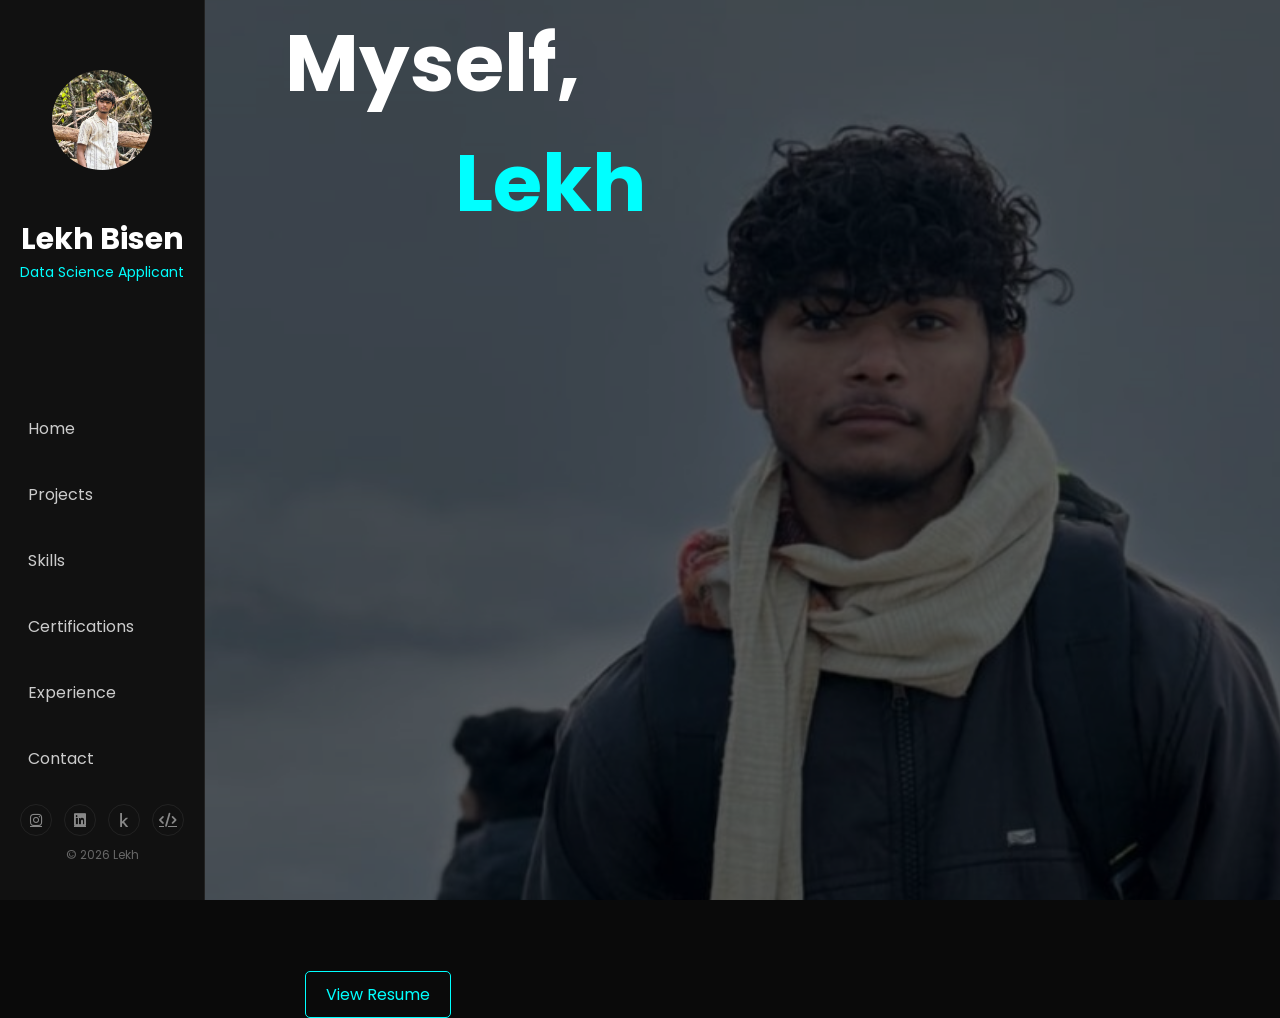
<file: index.html>
<!DOCTYPE html>
<html lang="en">
<head>
  <meta charset="UTF-8">
  <meta name="viewport" content="width=device-width, initial-scale=1.0">
  <title>Lekh Portfolio</title>

  <!-- Google Font -->
  <link href="https://fonts.googleapis.com/css2?family=Poppins:wght@300;400;600&display=swap" rel="stylesheet">


<link rel="stylesheet" href="https://cdnjs.cloudflare.com/ajax/libs/font-awesome/6.5.1/css/all.min.css">


  <!-- Internal CSS -->
  <style>
    * {
      margin: 0;
      padding: 0;
      box-sizing: border-box;
      font-family: 'Poppins', sans-serif;
    }

    body {
      display: flex;
      height: 100vh;
      background: #0a0a0a;
      color: white;
    }

    /* Sidebar */
    .sidebar {
      width: 260px;
      background: #111;
      padding: 70px 20px;
      display: flex;
      flex-direction: column;
      border-right: 1px solid #222;
    }

    .profile {
      text-align: center;
      margin-bottom: 100px;
    }

    .profile img {
      width: 100px;
      height: 100px;
      border-radius: 50%;
      margin-bottom: 40px;
    }

    .profile h2 {
      font-size: 30px;
    }

    .profile p {
      color: cyan;
      font-size: 14px;
    }

    .menu a {
      display: block;
      padding: 8px;
      margin: 25px 0;
      color: #ccc;
      text-decoration: none;
      border-radius: 8px;
      transition: 0.3s;
    }

    .menu a:hover {
      background: #1a1a1a;
      color: cyan;
    }

    .footer {
      margin-top: auto;
      font-size: 12px;
      color: #666;
      text-align: center;
    }

    

    /* Main Section */
    .main {
      flex: 2;
      display: flex;
      align-items: center;
      justify-content: left;
      background: url('Main photo.jpeg') no-repeat center center/cover;
      position: relative;;
    }

    .overlay {
      position: absolute;
      width: 100%;
      height: 100%;
      background: rgba(0,0,0,0.6);
    }

    .content {
      position: relative;
      text-align: left;
      z-index: 2;
    }

    .content h1 {
      font-size: 80px;
      margin-bottom: -10 px;
      padding: 0 80px;
    }

    .content h1 span {
      color: cyan;
    }

    .content p {
      text-align: right;
      margin-bottom: 20px;
      color: #ccc;
      margin-right: 30px;
      margin-left: 1250px;
      font: 1.2em bold;
    }

    .btn {
      padding: 10px 20px;
      border: 1px solid cyan;
      color: cyan;
      text-decoration: none;
      border-radius: 5px;
      transition: 0.3s;
      display: inline-block;
      margin-top: 50px;
      margin-left: 100px;
    }

    .btn:hover {
      background: cyan;
      color: black;
    }

    /* Responsive */
    @media(max-width: 768px) {
      body {
        flex-direction: column;
      }

      .sidebar {
        width: 100%;
        flex-direction: row;
        overflow-x: auto;
      }

      .menu {
        display: flex;
      }

      .menu a {
        margin: 0 5px;
      }
    }

.footer {
  margin-top: auto;
  text-align: center;
  color: #666;
}

/* Icons row */
.social-icons {
  display: flex;
  justify-content: center;
  gap: 12px;
  margin-bottom: 10px;
}

/* Icon style */
.social-icons a {
  width: 32px;
  height: 32px;
  display: flex;
  align-items: center;
  justify-content: center;
  border: 1px solid #222;
  border-radius: 50%;
  color: #888;
  font-size: 14px;
  transition: 0.3s;
}

/* Hover effect */
.social-icons a:hover {
  color: cyan;
  border-color: cyan;
  background: rgba(0,255,255,0.1);
  transform: translateY(-3px);
  box-shadow: 0 0 10px cyan;
}



  </style>
</head>

<body>

  <!-- Sidebar -->
  <div class="sidebar">
    <div class="profile">
      <img src="Profile photo.jpeg" alt="profile">
      <h2>Lekh Bisen</h2>
      <p>Data Science Applicant</p>
    </div>

    <div class="menu">
      <a href="index.html">Home</a>
      <a href="projects.html">Projects</a>
      <a href="skills.html">Skills</a>
      <a href="certifications.html">Certifications</a>
      <a href="experience.html">Experience</a>
      <a href="contact.html">Contact</a>
    </div>

    <div class="footer">
  <div class="social-icons">
    <a href="https://instagram.com" target="_blank">
      <i class="fa-brands fa-instagram"></i>
    </a>
    <a href="https://linkedin.com" target="_blank">
      <i class="fa-brands fa-linkedin"></i>
    </a>
    <a href="https://kaggle.com" target="_blank">
      <i class="fa-brands fa-kaggle"></i>
    </a>
    <a href="https://leetcode.com" target="_blank">
      <i class="fa-solid fa-code"></i>
    </a>
  </div>

  <p>© 2026 Lekh</p>
</div>
  </div>

  <!-- Main Content -->
  <div class="main">
    <div class="overlay"></div>

    <div class="content">
      <h1><span>Hi!!</span></h1>
      <h1>Myself, <span></span></h1>
      <h1>  <span>&nbsp;&nbsp;&nbsp;&nbsp;&nbsp;&nbsp;&nbsp;&nbsp;&nbsp;&nbsp;Lekh</span></h1>

      <p>
        Data Science student passionate about transforming data into powerful 
        insights and building intelligent systems that drive real-world decisions.
      </p>

      <p>
        Experienced in developing analytics dashboards, machine learning solutions, 
        and data-driven products with real business impact.
      </p>

      <a href="https://drive.google.com/file/d/1feiGKX0yrRB9f8j9Eyg0yQfyji1vP7RO/view?usp=drive_link" class="btn">
        View Resume
      </a>
    </div>
  </div>

</body>
</html>
</file>
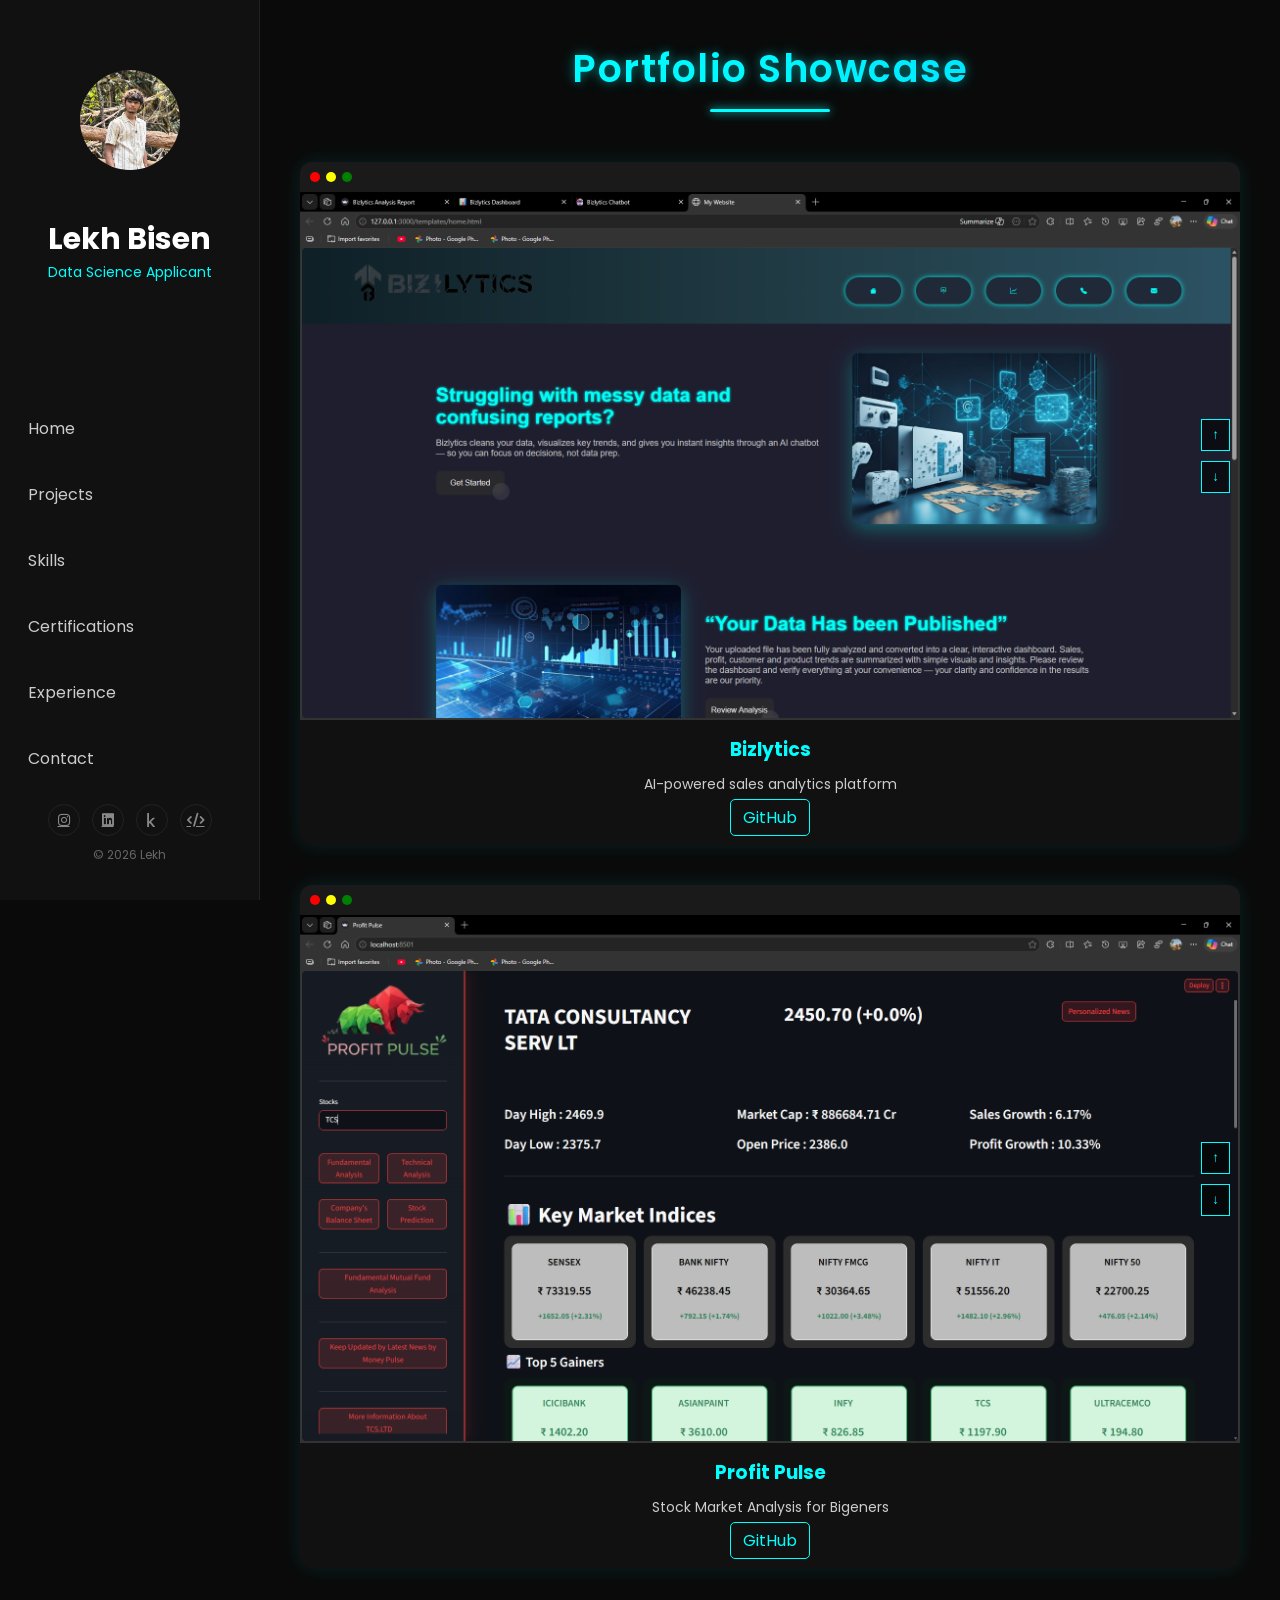
<file: projects.html>
<!DOCTYPE html>
<html lang="en">
<head>
  <meta charset="UTF-8">
  <title>Projects</title>
  <meta name="viewport" content="width=device-width, initial-scale=1.0">

  <!-- Font -->
  <link href="https://fonts.googleapis.com/css2?family=Poppins:wght@300;400;600&display=swap" rel="stylesheet">

<link rel="stylesheet" href="https://cdnjs.cloudflare.com/ajax/libs/font-awesome/6.5.1/css/all.min.css">


  <style>
    * {
      margin: 0;
      padding: 0;
      box-sizing: border-box;
      font-family: 'Poppins', sans-serif;
    }

    body {
      display: flex;
      background: #0a0a0a;
      color: white;
    }

    /* Sidebar */
    .sidebar {
      width: 260px;
      background: #111;
      padding: 70px 20px;
      display: flex;
      flex-direction: column;
      border-right: 1px solid #222;
      position: fixed;
      height: 100vh;
      left: 0;
      top: 0;
    }

    .profile {
      text-align: center;
      margin-bottom: 100px;
    }

    .profile img {
      width: 100px;
      height: 100px;
      border-radius: 50%;
      margin-bottom: 40px;
    }

    .profile h2 {
      font-size: 30px;
    }

    .profile p {
      color: cyan;
      font-size: 14px;
    }

    .menu a {
      display: block;
      padding: 8px;
      margin: 25px 0;
      color: #ccc;
      text-decoration: none;
      border-radius: 8px;
      transition: 0.3s;
    }

    .menu a:hover {
      background: #1a1a1a;
      color: cyan;
    }

    .footer {
      margin-top: auto;
      font-size: 12px;
      color: #666;
      text-align: center;
    }

    /* Main Content */
    .main-content {
      margin-left: 260px;
      padding: 40px;
      width: 100%;
    }

    h1 {
       text-align: center;
  margin-bottom: 50px;
  font-size: 38px;
  font-weight: 600;
  letter-spacing: 1.5px;

  /* Gradient text */
  background: linear-gradient(90deg, cyan, #00f7ff, #00c3ff);
  -webkit-background-clip: text;
  -webkit-text-fill-color: transparent;

  /* Glow effect */
  text-shadow: 0 0 10px rgba(0, 255, 255, 0.4),
               0 0 20px rgba(0, 255, 255, 0.2);

  position: relative;
    }

    /* Underline glow effect */
h1::after {
  content: "";
  display: block;
  width: 120px;
  height: 3px;
  margin: 12px auto 0;
  background: cyan;
  box-shadow: 0 0 10px cyan;
  border-radius: 5px;
}

    .projects {
      display: flex;
      flex-direction: column;
      grid-template-columns: repeat(auto-fit, minmax(320px, 1fr));
      gap: 40px;
    }

    .project-card {
      border-radius: 12px;
      overflow: hidden;
      background: #111;
      position: relative;
      box-shadow: 0 0 20px rgba(0,255,255,0.1);
      transition: 0.3s;
    }

    .project-card:hover {
      box-shadow: 0 0 25px rgba(0,255,255,0.3);
      transform: translateY(-5px);
    }

    /* Window bar */
    .window-bar {
      display: flex;
      gap: 6px;
      padding: 10px;
      background: #1a1a1a;
    }

    .window-bar span {
      width: 10px;
      height: 10px;
      border-radius: 50%;
    }

    .window-bar span:nth-child(1) { background: red; }
    .window-bar span:nth-child(2) { background: yellow; }
    .window-bar span:nth-child(3) { background: green; }

    /* Slider */
    .slider {
      position: relative;
      overflow: hidden;
      width: 100%;
    }

    .slides {
      display: flex;
      flex-direction: column;
      transition: transform 0.5s ease;
    }

    .slides img {
      width: 100%;
      height: auto;
      display: block;
    }

    /* Controls */
    .controls {
      position: absolute;
      right: 10px;
      top: 50%;
      transform: translateY(-50%);
      display: flex;
      flex-direction: column;
      gap: 10px;
    }

    .controls button {
      padding: 5px 10px;
      background: rgba(0,0,0,0.6);
      border: 1px solid cyan;
      color: cyan;
      cursor: pointer;
    }

    /* Overlay */
    .project-overlay {
      padding: 15px;
      text-align: center;
    }

    .project-overlay h3 {
      color: cyan;
      margin-bottom: 10px;
    }

    .project-overlay p {
      font-size: 14px;
      color: #ccc;
      margin-bottom: 10px;
    }

    .project-overlay a {
      margin: 5px;
      padding: 6px 12px;
      border: 1px solid cyan;
      color: cyan;
      text-decoration: none;
      border-radius: 5px;
      transition: 0.3s;
    }

    .project-overlay a:hover {
      background: cyan;
      color: black;
    }

    /* Responsive */
    @media(max-width: 768px) {
      body {
        flex-direction: column;
      }

      .sidebar {
        position: relative;
        width: 100%;
        height: auto;
        flex-direction: row;
        overflow-x: auto;
      }

      .main-content {
        margin-left: 0;
      }

      .menu {
        display: flex;
      }

      .menu a {
        margin: 0 5px;
      }
    }

.footer {
  margin-top: auto;
  text-align: center;
  color: #666;
}

/* Icons row */
.social-icons {
  display: flex;
  justify-content: center;
  gap: 12px;
  margin-bottom: 10px;
}

/* Icon style */
.social-icons a {
  width: 32px;
  height: 32px;
  display: flex;
  align-items: center;
  justify-content: center;
  border: 1px solid #222;
  border-radius: 50%;
  color: #888;
  font-size: 14px;
  transition: 0.3s;
}

/* Hover effect */
.social-icons a:hover {
  color: cyan;
  border-color: cyan;
  background: rgba(0,255,255,0.1);
  transform: translateY(-3px);
  box-shadow: 0 0 10px cyan;
}



  </style>
</head>

<body>

  <!-- Sidebar -->
  <div class="sidebar">
    <div class="profile">
      <img src="Profile photo.jpeg" alt="profile">
      <h2>Lekh Bisen</h2>
      <p>Data Science Applicant</p>
    </div>

    <div class="menu">
      <a href="index.html">Home</a>
      <a href="projects.html">Projects</a>
      <a href="skills.html">Skills</a>
      <a href="certifications.html">Certifications</a>
      <a href="experience.html">Experience</a>
      <a href="contact.html">Contact</a>
    </div>

    <div class="footer">
  <div class="social-icons">
    <a href="https://instagram.com" target="_blank">
      <i class="fa-brands fa-instagram"></i>
    </a>
    <a href="https://linkedin.com" target="_blank">
      <i class="fa-brands fa-linkedin"></i>
    </a>
    <a href="https://kaggle.com" target="_blank">
      <i class="fa-brands fa-kaggle"></i>
    </a>
    <a href="https://leetcode.com" target="_blank">
      <i class="fa-solid fa-code"></i>
    </a>
  </div>

  <p>© 2026 Lekh</p>
</div>
  </div>

  <!-- Main Content -->
  <div class="main-content">
    <h1>Portfolio Showcase</h1>

    <div class="projects">

      <!-- Project Card 1 -->
      <div class="project-card">
        <div class="window-bar">
          <span></span><span></span><span></span>
        </div>

        <div class="slider">
          <div class="slides" id="slides1">
            <img src="bizlytics/1.png">
            <img src="bizlytics/2.png">
            <img src="bizlytics/3.png">
            <img src="bizlytics/4.png">
            <img src="bizlytics/5.png">
            <img src="bizlytics/6.png">
            <img src="bizlytics/7.png">
          </div>

          <div class="controls">
            <button onclick="moveSlide('slides1', -1)">↑</button>
            <button onclick="moveSlide('slides1', 1)">↓</button>
          </div>
        </div>

        <div class="project-overlay">
          <h3>Bizlytics</h3>
          <p>AI-powered sales analytics platform</p>
          
          <a href="#">GitHub</a>
        </div>
      </div>


     <!-- Project Card 2 -->
      <div class="project-card">
        <div class="window-bar">
          <span></span><span></span><span></span>
        </div>

        <div class="slider">
          <div class="slides" id="slides2">
            <img src="profit pulse/1.png">
            <img src="profit pulse/2.png">
            <img src="profit pulse/3.png">
            <img src="profit pulse/4.png">
            <img src="profit pulse/5.png">
            <img src="profit pulse/6.png">
            <img src="profit pulse/7.png">
            <img src="profit pulse/8.png">
            <img src="profit pulse/9.png">
            <img src="profit pulse/10.png">
            <img src="profit pulse/11.png">
          </div>

          <div class="controls">
            <button onclick="moveSlide('slides2', -1)">↑</button>
            <button onclick="moveSlide('slides2', 1)">↓</button>
          </div>
        </div>

        <div class="project-overlay">
          <h3>Profit Pulse</h3>
          <p>Stock Market Analysis for Bigeners</p>
          
          <a href="#">GitHub</a>
        </div>
      </div>



    </div>
  </div>






  <!-- Script -->
  <script>
    let indexMap = {};

    function moveSlide(id, direction) {
      const slides = document.getElementById(id);
      const total = slides.children.length;

      if (!(id in indexMap)) indexMap[id] = 0;

      indexMap[id] += direction;

      if (indexMap[id] < 0) indexMap[id] = total - 1;
      if (indexMap[id] >= total) indexMap[id] = 0;

      const currentImage = slides.children[indexMap[id]];

      slides.style.transform = `translateY(-${currentImage.offsetTop}px)`;
      slides.parentElement.style.height = currentImage.offsetHeight + "px";
    }

    window.onload = function () {
  const allSlides = document.querySelectorAll(".slides");

  allSlides.forEach(slides => {
    const firstImage = slides.children[0];
    slides.parentElement.style.height = firstImage.offsetHeight + "px";
  });
};

    
  </script>

</body>
</html>
</file>
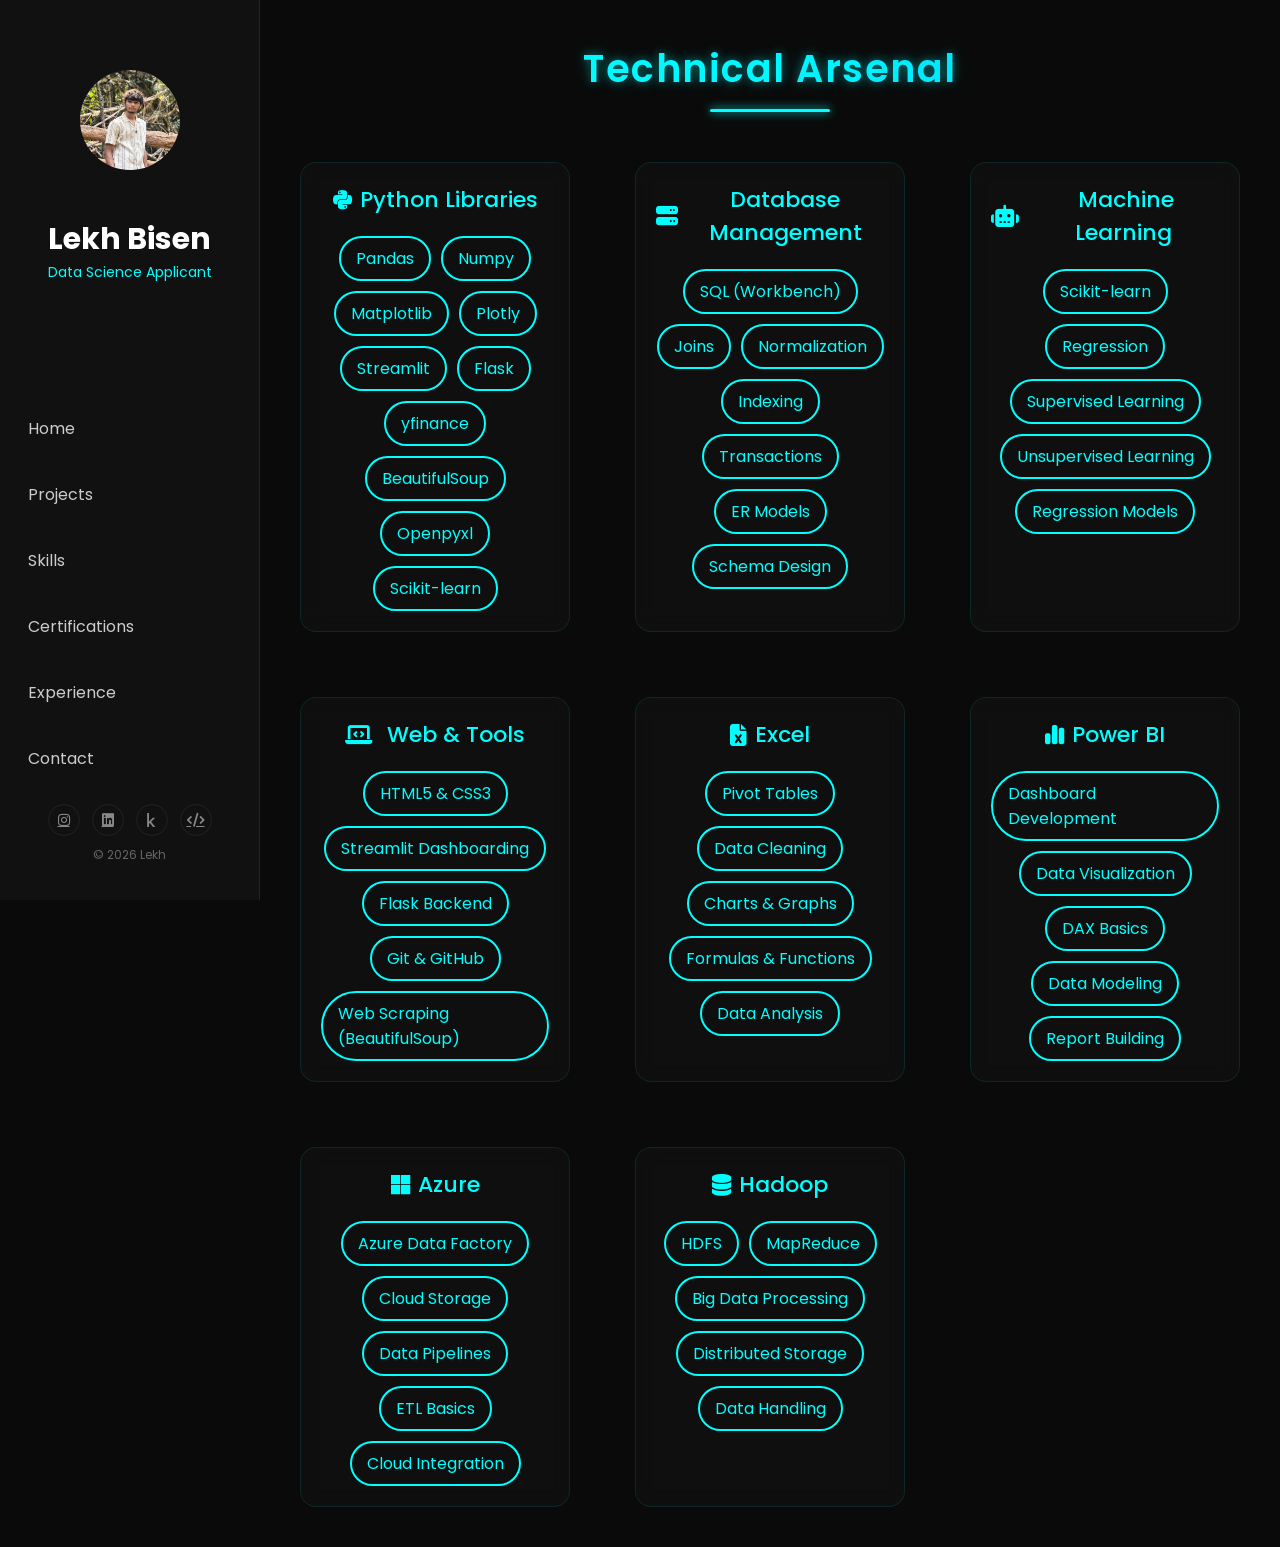
<file: skills.html>
<!DOCTYPE html>
<html lang="en">
<head>
<meta charset="UTF-8">
<meta name="viewport" content="width=device-width, initial-scale=1.0">
<title>Skills</title>

<link rel="stylesheet" href="https://cdnjs.cloudflare.com/ajax/libs/font-awesome/6.5.1/css/all.min.css">

<link href="https://fonts.googleapis.com/css2?family=Poppins:wght@300;400;600&display=swap" rel="stylesheet">

<style>
* {
  margin: 0;
  padding: 0;
  box-sizing: border-box;
  font-family: 'Poppins', sans-serif;
}

body {
  background: #0a0a0a;
  color: white;
  padding: 40px;
  margin-left: 260px; /* To account for the fixed sidebar */
}

/* Heading */
h1 {
  text-align: center;
  margin-bottom: 50px;
  font-size: 38px;
  letter-spacing: 1.5px;

  background: linear-gradient(90deg, cyan, #00f7ff, #00c3ff);
  -webkit-background-clip: text;
  -webkit-text-fill-color: transparent;

  text-shadow: 0 0 10px rgba(0,255,255,0.3);
}

/* Grid */
.skills {
  display: grid;
  grid-template-columns: repeat(auto-fit, minmax(260px, 1fr));
  gap: 65px;
}

/* Card */
.skill-card {
  background: rgba(17,17,17,0.8);
  border-radius: 16px;
  padding: 20px;
  position: relative;
  overflow: hidden;
  backdrop-filter: blur(10px);
  border: 1px solid rgba(0,255,255,0.1);
  transition: 0.4s ease;
  
}

/* Glow border animation */
.skill-card::before {
  content: "";
  position: absolute;
  inset: 0;
  border-radius: 16px;
  padding: 1px;
  background: linear-gradient(120deg, transparent, cyan, transparent);
  -webkit-mask: 
    linear-gradient(#000 0 0) content-box, 
    linear-gradient(#000 0 0);
  -webkit-mask-composite: xor;
  opacity: 0;
  transition: 0.4s;
}

.skill-card:hover::before {
  opacity: 1;
}

/* Hover effect */
.skill-card:hover {
  transform: translateY(-8px) scale(1.02);
  box-shadow: 0 0 30px rgba(0,255,255,0.2);
}

/* Title */
.skill-card h3 {
  text-align: center;
  color: cyan;
  margin-bottom: 20px;
  font-weight: 500;

  
  display: flex;
  align-items: center;
  justify-content: center;
  gap: 8px;
  font-size: 22px;

}

/* Tags */
.tags {
  display: flex;
  flex-wrap: wrap;
  gap: 10px;
  justify-content: center;
}

.tags span {
  padding: 8px 15px;
  border-radius: 50px;
  font-size: 16px;
  border: 2px solid cyan;
  color: cyan;
  transition: 0.5s;
  cursor: pointer;
}

/* Tag hover */
.tags span:hover {
  background: cyan;
  color: black;
  box-shadow: 0 0 10px cyan;
}


/* Sidebar */
    .sidebar {
      width: 260px;
      background: #111;
      padding: 70px 20px;
      display: flex;
      flex-direction: column;
      border-right: 1px solid #222;
      position: fixed;
      height: 100vh;
      left: 0;
      top: 0;
    }

    .profile {
      text-align: center;
      margin-bottom: 100px;
    }

    .profile img {
      width: 100px;
      height: 100px;
      border-radius: 50%;
      margin-bottom: 40px;
    }

    .profile h2 {
      font-size: 30px;
    }

    .profile p {
      color: cyan;
      font-size: 14px;
    }

    .menu a {
      display: block;
      padding: 8px;
      margin: 25px 0;
      color: #ccc;
      text-decoration: none;
      border-radius: 8px;
      transition: 0.3s;
    }

    .menu a:hover {
      background: #1a1a1a;
      color: cyan;
    }

    .footer {
      margin-top: auto;
      font-size: 12px;
      color: #666;
      text-align: center;
    }



    h1 {
       text-align: center;
  margin-bottom: 50px;
  font-size: 38px;
  font-weight: 600;
  letter-spacing: 1.5px;

  /* Gradient text */
  background: linear-gradient(90deg, cyan, #00f7ff, #00c3ff);
  -webkit-background-clip: text;
  -webkit-text-fill-color: transparent;

  /* Glow effect */
  text-shadow: 0 0 10px rgba(0, 255, 255, 0.4),
               0 0 20px rgba(0, 255, 255, 0.2);

  position: relative;
    }

    /* Underline glow effect */
h1::after {
  content: "";
  display: block;
  width: 120px;
  height: 3px;
  margin: 12px auto 0;
  background: cyan;
  box-shadow: 0 0 10px cyan;
  border-radius: 5px;
}


.footer {
  margin-top: auto;
  text-align: center;
  color: #666;
}

/* Icons row */
.social-icons {
  display: flex;
  justify-content: center;
  gap: 12px;
  margin-bottom: 10px;
}

/* Icon style */
.social-icons a {
  width: 32px;
  height: 32px;
  display: flex;
  align-items: center;
  justify-content: center;
  border: 1px solid #222;
  border-radius: 50%;
  color: #888;
  font-size: 14px;
  transition: 0.3s;
}

/* Hover effect */
.social-icons a:hover {
  color: cyan;
  border-color: cyan;
  background: rgba(0,255,255,0.1);
  transform: translateY(-3px);
  box-shadow: 0 0 10px cyan;
}


</style>
</head>

<body>

    <!-- Sidebar -->
  <div class="sidebar">
    <div class="profile">
      <img src="Profile photo.jpeg" alt="profile">
      <h2>Lekh Bisen</h2>
      <p>Data Science Applicant</p>
    </div>

    <div class="menu">
      <a href="index.html">Home</a>
      <a href="projects.html">Projects</a>
      <a href="skills.html">Skills</a>
      <a href="certifications.html">Certifications</a>
      <a href="experience.html">Experience</a>
      <a href="contact.html">Contact</a>
    </div>

    <div class="footer">
  <div class="social-icons">
    <a href="https://instagram.com" target="_blank">
      <i class="fa-brands fa-instagram"></i>
    </a>
    <a href="https://linkedin.com" target="_blank">
      <i class="fa-brands fa-linkedin"></i>
    </a>
    <a href="https://kaggle.com" target="_blank">
      <i class="fa-brands fa-kaggle"></i>
    </a>
    <a href="https://leetcode.com" target="_blank">
      <i class="fa-solid fa-code"></i>
    </a>
  </div>

  <p>© 2026 Lekh</p>
</div>
  </div>

<h1>Technical Arsenal</h1>

<div class="skills">

  <!-- Python -->
  <div class="skill-card">
    <h3><i class="fa-brands fa-python"></i> Python Libraries</h3>
    <div class="tags">
    <span>Pandas</span>
      <span>Numpy</span>
      <span>Matplotlib</span>
      <span>Plotly</span>
      <span>Streamlit</span>
      <span>Flask</span>
      <span>yfinance</span>
      <span>BeautifulSoup</span>
      <span>Openpyxl</span>
      <span>Scikit-learn</span>
    </div>
  </div>

  <!-- DBMS -->
  <div class="skill-card">
   <h3>
  <i class="fa-solid fa-server" style="color: cyan;"></i>
  Database Management
</h3>
    <div class="tags">
      <span>SQL (Workbench)</span>
      <span>Joins</span>
      <span>Normalization</span>
      <span>Indexing</span>
      <span>Transactions</span>
      <span>ER Models</span>
      <span>Schema Design</span>
    </div>
  </div>

  <!-- ML -->
  <div class="skill-card">
    <h3>
  <i class="fa-solid fa-robot" style="color: cyan;"></i>
  &nbsp;Machine Learning
</h3>
    <div class="tags">
      <span>Scikit-learn</span>
      <span>Regression</span>
      
      <span>Supervised Learning</span>
  <span>Unsupervised Learning</span>
  <span>Regression Models</span>
    </div>
  </div>

  <!-- Web -->
  <div class="skill-card">
    <h3>
  <i class="fa-solid fa-laptop-code" style="color: cyan"></i>
  &nbsp;Web & Tools
</h3>
    <div class="tags">
      <span>HTML5 & CSS3</span>
      <span>Streamlit Dashboarding</span>
  <span>Flask Backend</span>
      <span>Git & GitHub</span>
      <span>Web Scraping (BeautifulSoup)</span>
    </div>
  </div>


<div class="skill-card">
  <h3><i class="fa-solid fa-file-excel"></i> Excel</h3>
  <div class="tags">
    <span>Pivot Tables</span>
    <span>Data Cleaning</span>
    <span>Charts & Graphs</span>
    <span>Formulas & Functions</span>
    <span>Data Analysis</span>
  </div>
</div>


<div class="skill-card">
  <h3><i class="fa-solid fa-chart-simple"></i> Power BI</h3>
  <div class="tags">
    <span>Dashboard Development</span>
    <span>Data Visualization</span>
    <span>DAX Basics</span>
    <span>Data Modeling</span>
    <span>Report Building</span>
  </div>
</div>

<div class="skill-card">
  <h3><i class="fa-brands fa-microsoft"></i> Azure</h3>
  <div class="tags">
    <span>Azure Data Factory</span>
    <span>Cloud Storage</span>
    <span>Data Pipelines</span>
    <span>ETL Basics</span>
    <span>Cloud Integration</span>
  </div>
</div>

<div class="skill-card">
  <h3><i class="fa-solid fa-database"></i> Hadoop</h3>
  <div class="tags">
    <span>HDFS</span>
    <span>MapReduce</span>
    <span>Big Data Processing</span>
    <span>Distributed Storage</span>
    <span>Data Handling</span>
  </div>
</div>



</div>

</body>
</html>
</file>
